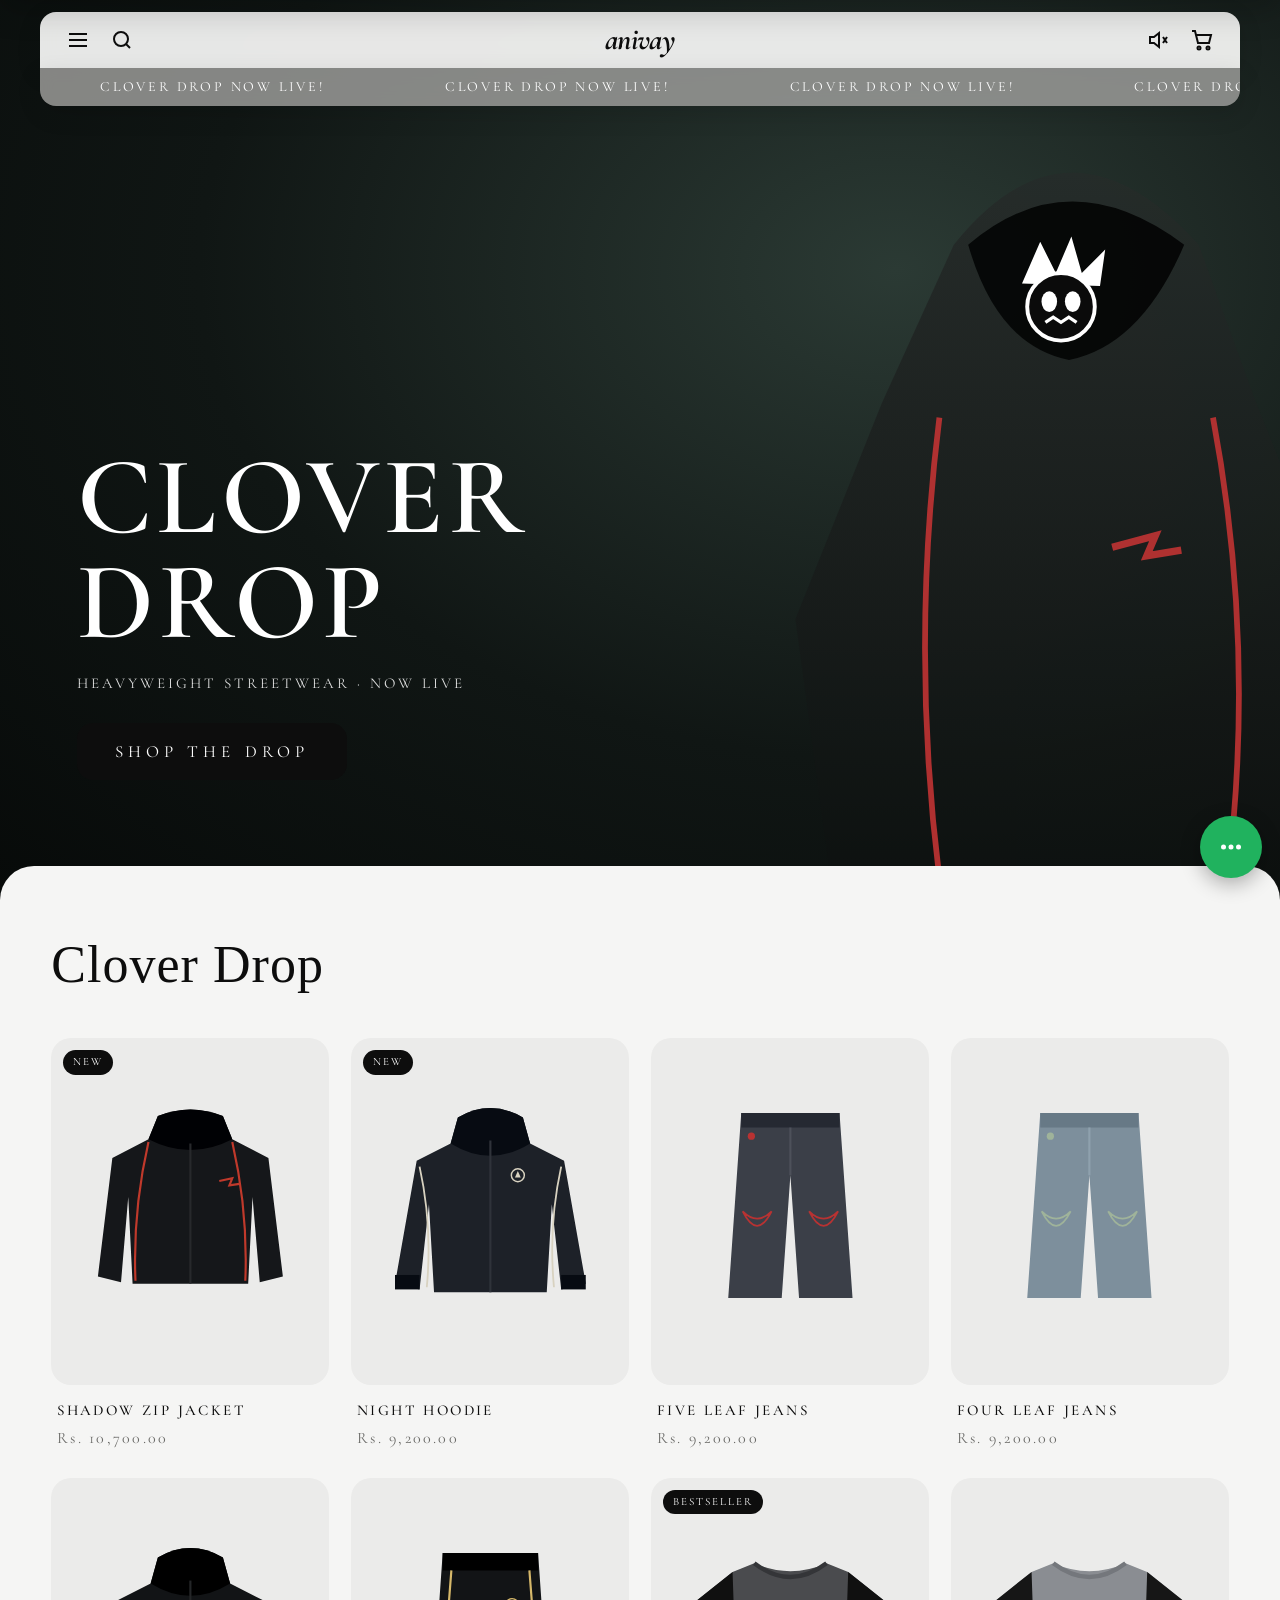
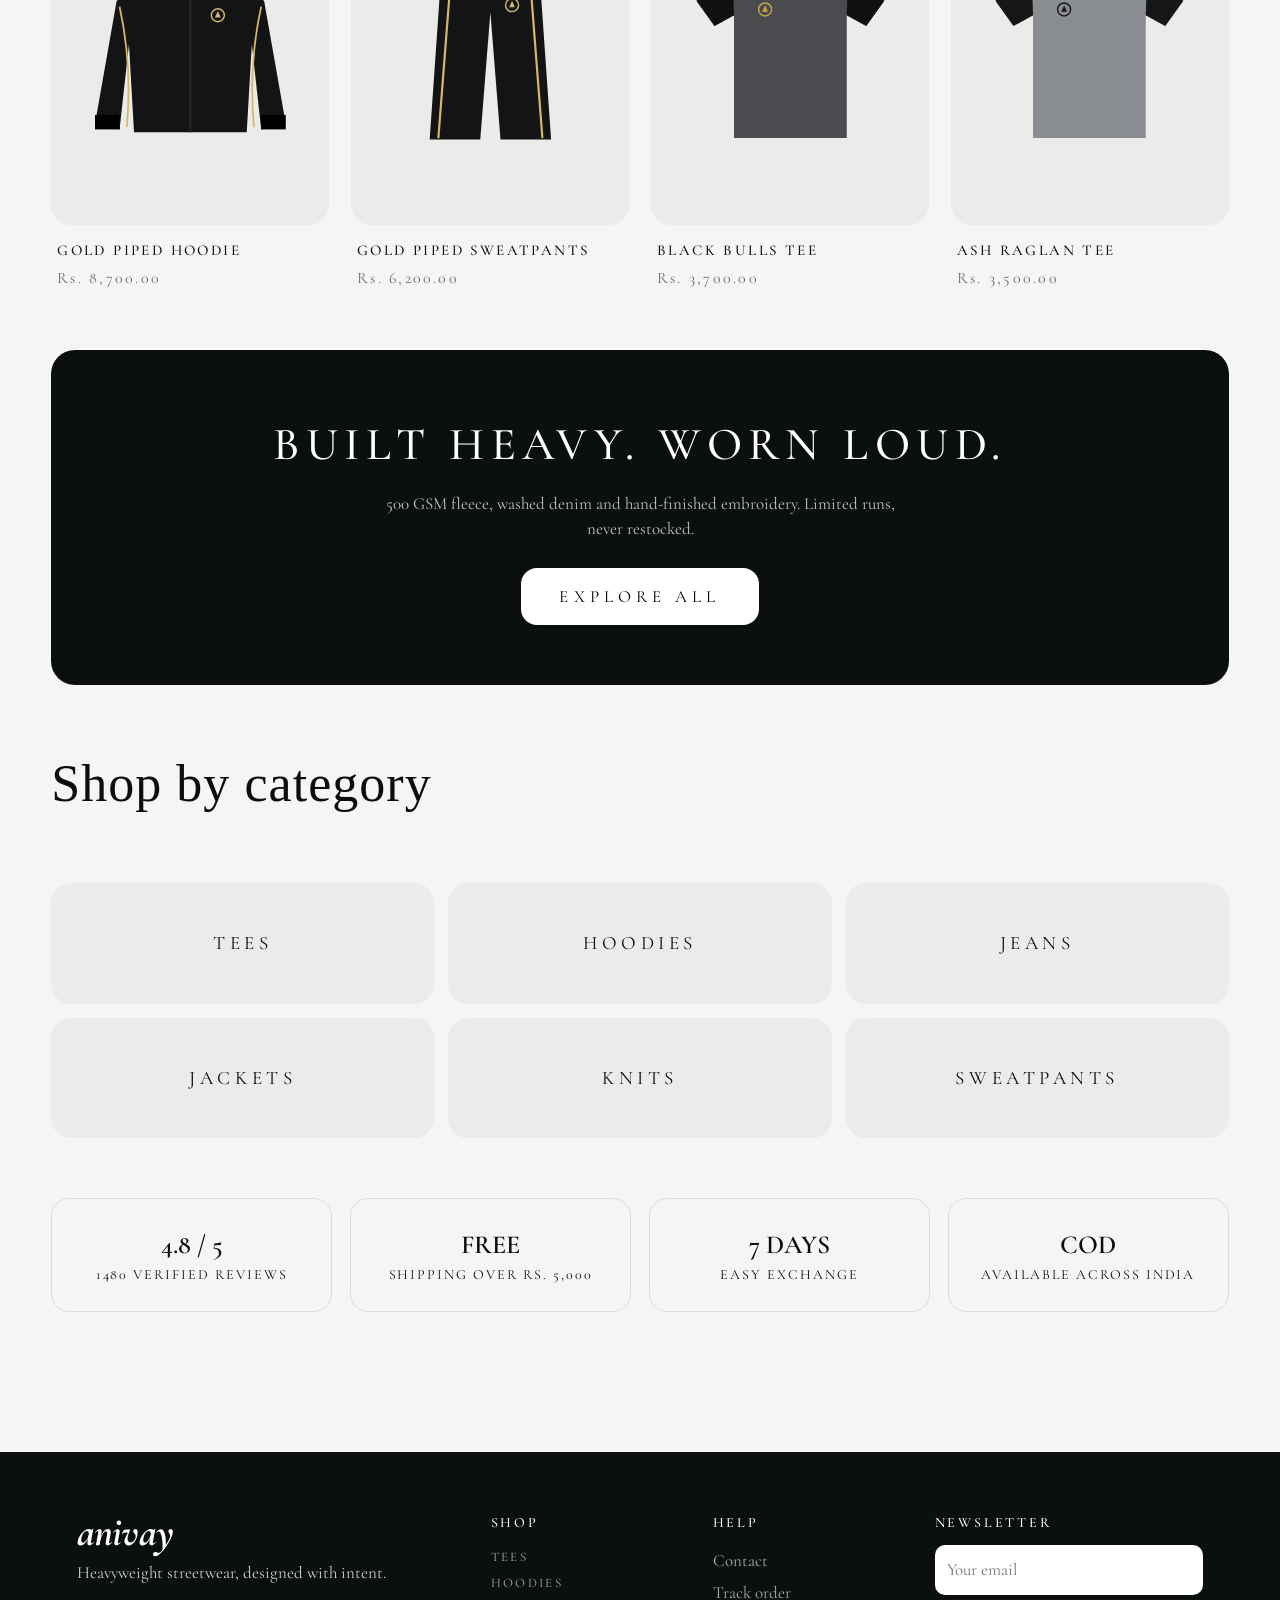
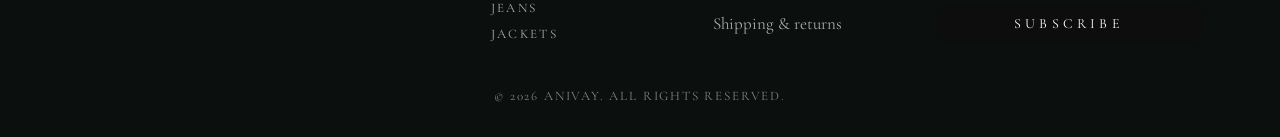
<file: index.html>
<!doctype html>
<html lang="en"><head><meta charset="utf-8"><meta name="viewport" content="width=device-width,initial-scale=1">
<title>ANIVAY – Clover Drop</title><meta name="description" content="ANIVAY – heavyweight streetwear. Tees, hoodies, jeans, jackets, knits and sweatpants.">
<link rel="preconnect" href="https://fonts.googleapis.com"><link rel="preconnect" href="https://fonts.gstatic.com" crossorigin>
<link href="https://fonts.googleapis.com/css2?family=Cormorant+Garamond:wght@400;500;600;700&family=Permanent+Marker&display=swap" rel="stylesheet">
<link rel="stylesheet" href="css/style.css"></head>
<body data-page="home"><div id="hdr"></div>
<section class="hero"><svg class="fig" viewBox="0 0 400 600" aria-hidden="true"><defs><linearGradient id="g" x1="0" y1="0" x2="0" y2="1"><stop offset="0" stop-color="#262c2a"/><stop offset="1" stop-color="#0c0f0e"/></linearGradient></defs><path d="M120 120 Q200 20 290 120 L330 230 L390 380 L340 600 H40 L10 380 L70 230Z" fill="url(#g)"/><path d="M130 120 Q200 60 280 120 Q250 190 200 200 Q150 190 130 120Z" fill="#050606"/><path d="M110 240 Q90 400 110 560 M300 240 Q330 400 310 560" stroke="#b83232" stroke-width="4" fill="none"/><path d="M230 330 l30 -8 l-6 14 l24 -4" stroke="#b83232" stroke-width="5" fill="none"/></svg>
<svg class="mascot" viewBox="0 0 100 100" aria-hidden="true"><path d="M20 38 L34 6 L46 30 L58 2 L66 30 L84 12 L80 40Z" fill="#fff"/><circle cx="50" cy="56" r="26" fill="#0b0b0b" stroke="#fff" stroke-width="3"/><ellipse cx="41" cy="52" rx="6" ry="8" fill="#fff"/><ellipse cx="59" cy="52" rx="6" ry="8" fill="#fff"/><path d="M38 68 L44 64 L50 68 L56 64 L62 68" stroke="#fff" stroke-width="2.5" fill="none"/></svg><div class="txt"><h1>Clover<br>Drop</h1><p>Heavyweight streetwear · Now live</p><a class="btn inline" href="shop.html">Shop the drop</a></div></section>
<main class="sheet"><div class="wrap"><h2 class="h2">Clover Drop</h2><div class="grid" id="drop"></div>
<div class="strip"><h3>Built heavy. Worn loud.</h3><p>500 GSM fleece, washed denim and hand-finished embroidery. Limited runs, never restocked.</p><a class="btn inline" style="background:#fff;color:#000" href="shop.html">Explore all</a></div>
<h2 class="h2">Shop by category</h2><div class="cats" id="cats"></div>
<div class="trust"><div><b>4.8 / 5</b>1480 verified reviews</div><div><b>Free</b>shipping over Rs. 5,000</div><div><b>7 days</b>easy exchange</div><div><b>COD</b>available across India</div></div></div></main><div id="ftr"></div><script src="js/main.js"></script></body></html>
</file>
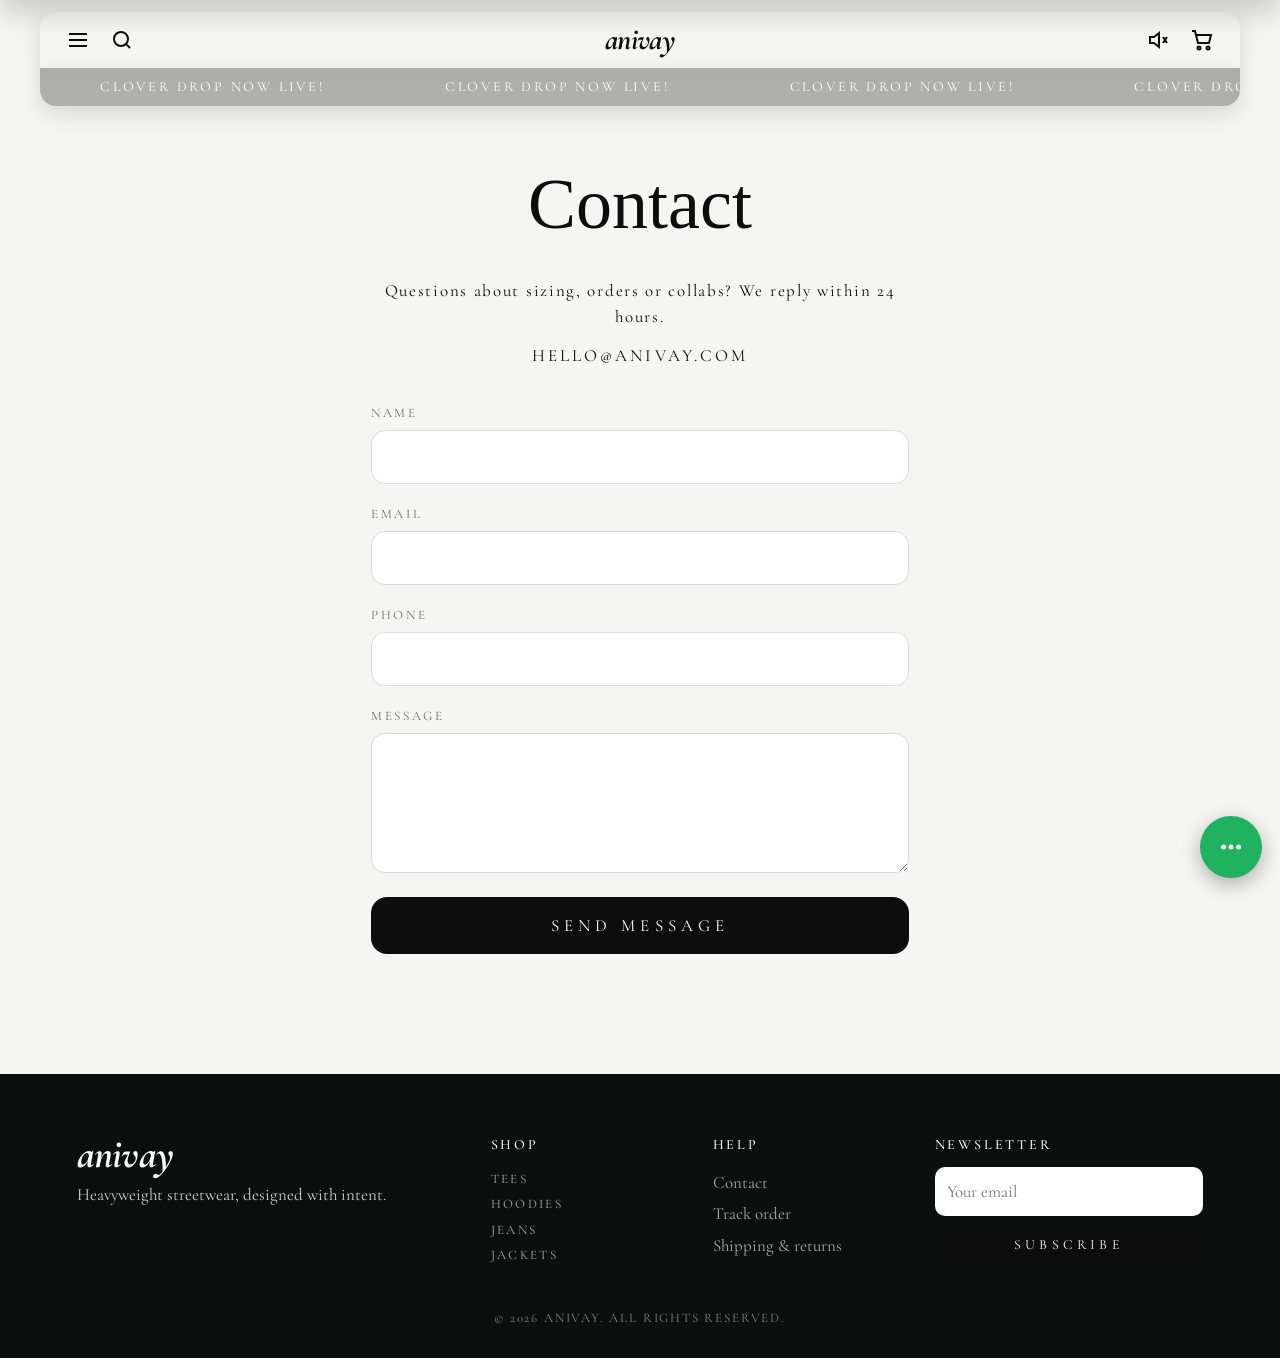
<file: contact.html>
<!doctype html>
<html lang="en"><head><meta charset="utf-8"><meta name="viewport" content="width=device-width,initial-scale=1">
<title>Contact – ANIVAY</title><meta name="description" content="ANIVAY – heavyweight streetwear. Tees, hoodies, jeans, jackets, knits and sweatpants.">
<link rel="preconnect" href="https://fonts.googleapis.com"><link rel="preconnect" href="https://fonts.gstatic.com" crossorigin>
<link href="https://fonts.googleapis.com/css2?family=Cormorant+Garamond:wght@400;500;600;700&family=Permanent+Marker&display=swap" rel="stylesheet">
<link rel="stylesheet" href="css/style.css"></head>
<body data-page="contact"><div id="hdr"></div>
<div class="ph"><h1>Contact</h1></div><div class="cinfo"><p>Questions about sizing, orders or collabs? We reply within 24 hours.</p><p class="caps">hello@anivay.com</p></div>
<form class="form" id="cf"><div><label>Name<input name="name" required></label></div><div><label>Email<input type="email" name="email" required></label></div><div><label>Phone<input name="phone" type="tel"></label></div><div><label>Message<textarea name="message" required></textarea></label></div><input type="text" name="website" tabindex="-1" autocomplete="off" style="position:absolute;left:-9999px" aria-hidden="true"><button class="btn">Send message</button><div class="note" id="cn"></div></form><div id="ftr"></div><script src="js/main.js"></script></body></html>
</file>
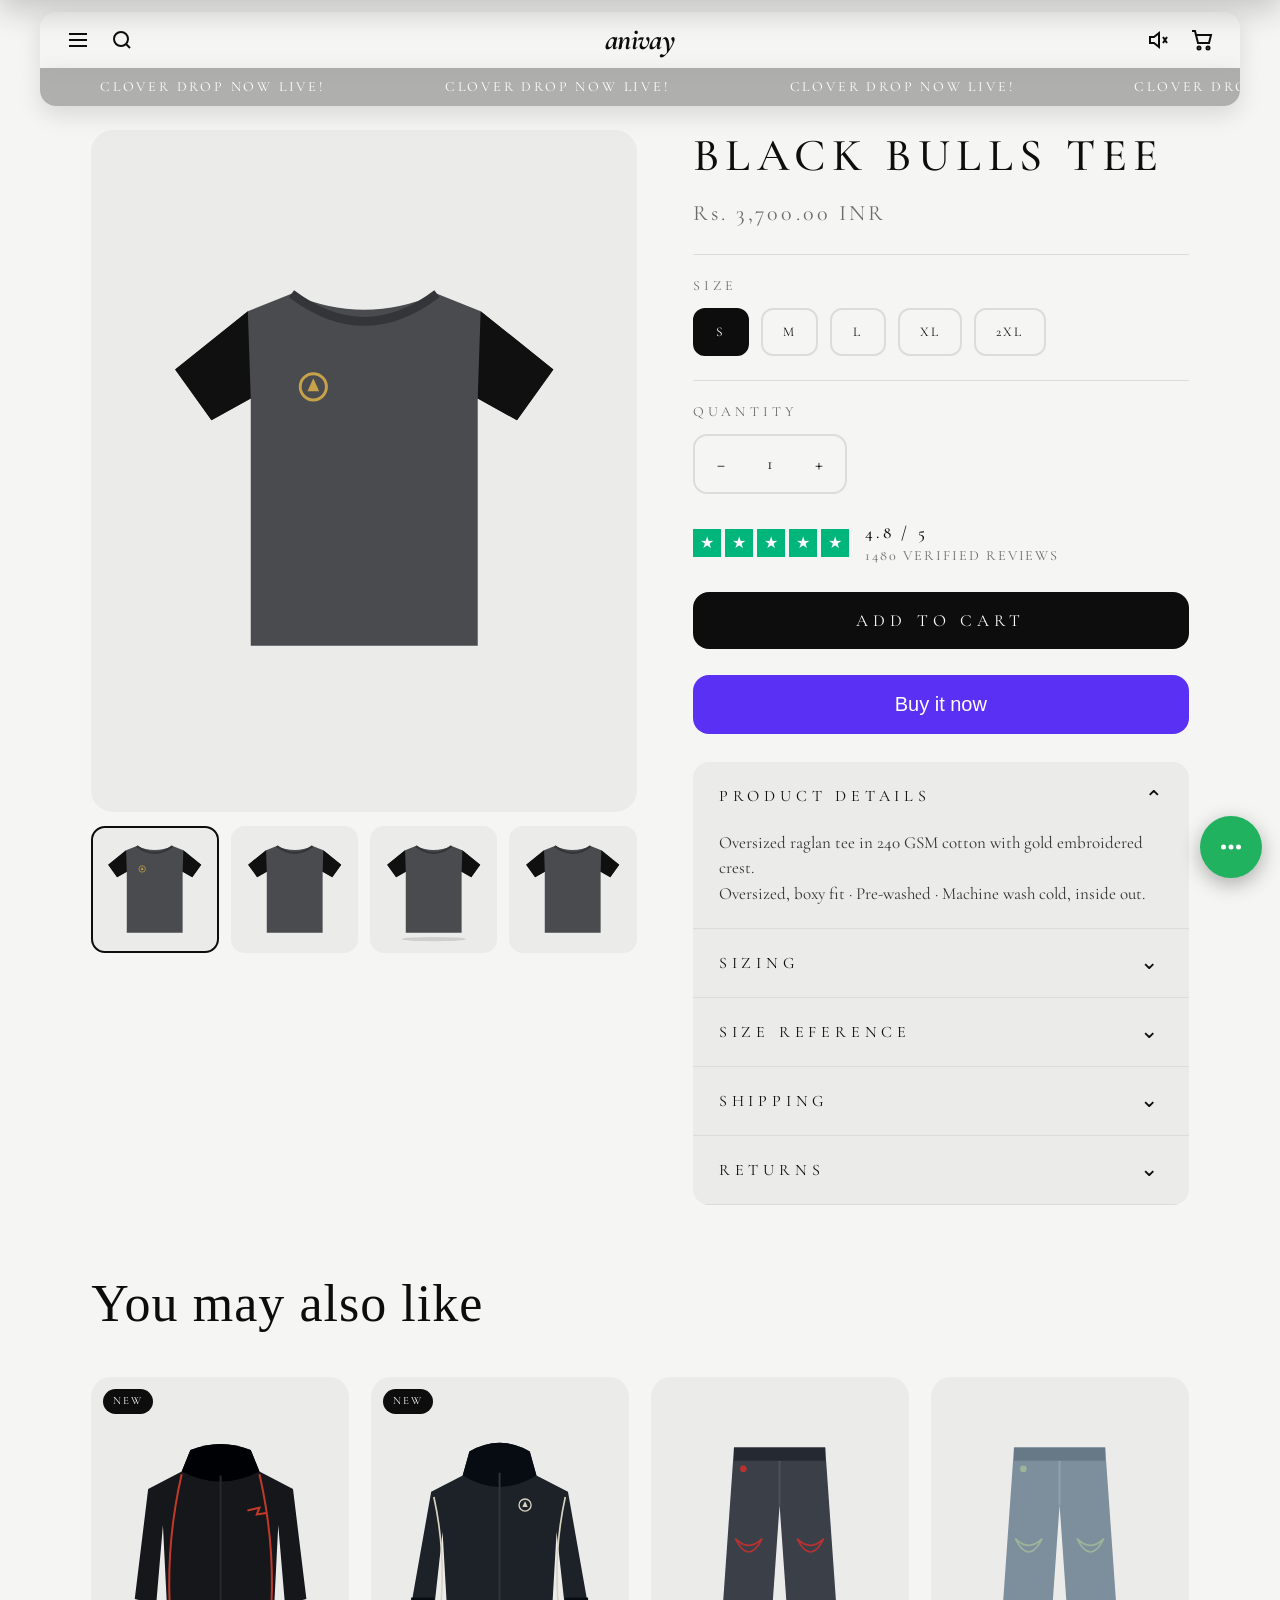
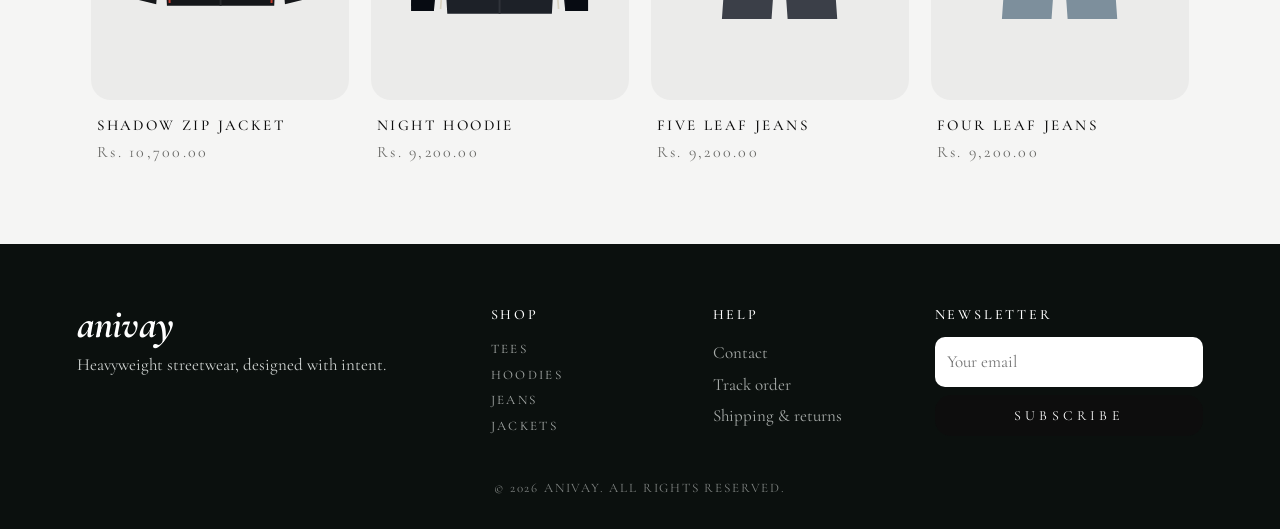
<file: product.html>
<!doctype html>
<html lang="en"><head><meta charset="utf-8"><meta name="viewport" content="width=device-width,initial-scale=1">
<title>Product – ANIVAY</title><meta name="description" content="ANIVAY – heavyweight streetwear. Tees, hoodies, jeans, jackets, knits and sweatpants.">
<link rel="preconnect" href="https://fonts.googleapis.com"><link rel="preconnect" href="https://fonts.gstatic.com" crossorigin>
<link href="https://fonts.googleapis.com/css2?family=Cormorant+Garamond:wght@400;500;600;700&family=Permanent+Marker&display=swap" rel="stylesheet">
<link rel="stylesheet" href="css/style.css"></head>
<body data-page="product"><div id="hdr"></div>
<main class="pd"><div><div class="main" id="main"></div><div class="thumbs" id="thumbs"></div></div>
<div class="info"><h1 id="pname"></h1><div class="price" id="pprice"></div>
<div class="lbl">Size</div><div class="sizes" id="sizes"></div>
<div class="lbl">Quantity</div><div class="qty"><button id="minus" aria-label="Decrease">−</button><span id="q">1</span><button id="plus" aria-label="Increase">+</button></div>
<div class="rate"><div class="stars"><i>★</i><i>★</i><i>★</i><i>★</i><i>★</i></div><div><b style="font-weight:500;letter-spacing:.2em">4.8 / 5</b><small>1480 verified reviews</small></div></div>
<button class="btn" id="add">Add to cart</button><br><button class="btn alt" id="buy">Buy it now</button>
<div class="acc"><details open><summary>Product details</summary><div class="b"><p id="pdesc"></p><p>Oversized, boxy fit · Pre-washed · Machine wash cold, inside out.</p></div></details>
<details><summary>Sizing</summary><div class="b">Oversized fit. Take your usual size for a relaxed look, or size down one for a regular fit.</div></details>
<details><summary>Size reference</summary><div class="b"><table><tr><th>Size</th><th>Chest (in)</th><th>Length (in)</th></tr><tr><td>S</td><td>44</td><td>27</td></tr><tr><td>M</td><td>46</td><td>28</td></tr><tr><td>L</td><td>48</td><td>29</td></tr><tr><td>XL</td><td>50</td><td>30</td></tr><tr><td>2XL</td><td>52</td><td>31</td></tr></table></div></details>
<details><summary>Shipping</summary><div class="b">Dispatched in 2–3 working days. Delivery in 4–7 days across India. Free shipping on orders above Rs. 5,000.</div></details>
<details><summary>Returns</summary><div class="b">Exchanges accepted within 7 days of delivery for unworn items with tags.</div></details></div></div></main>
<div class="wrap" style="padding:20px 4vw"><h2 class="h2">You may also like</h2><div class="grid" id="more"></div></div><div id="ftr"></div><script src="js/main.js"></script></body></html>
</file>
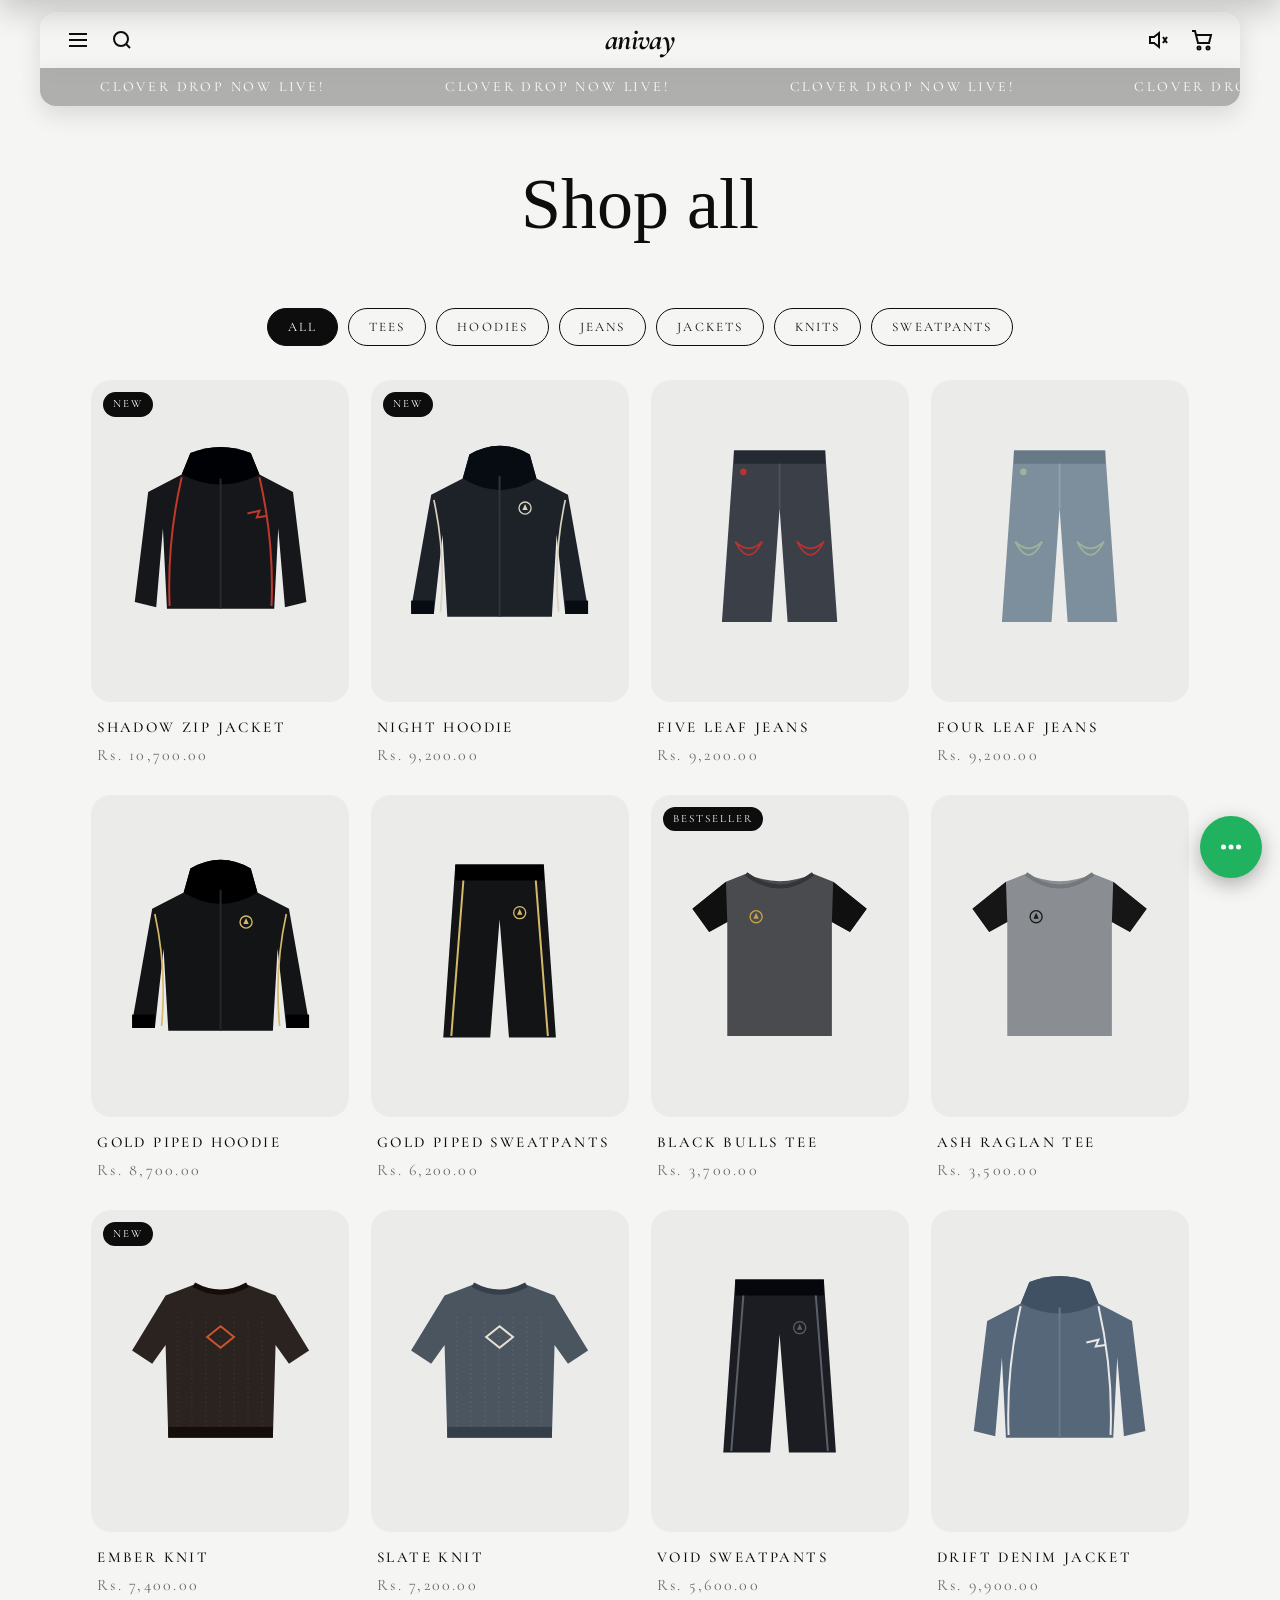
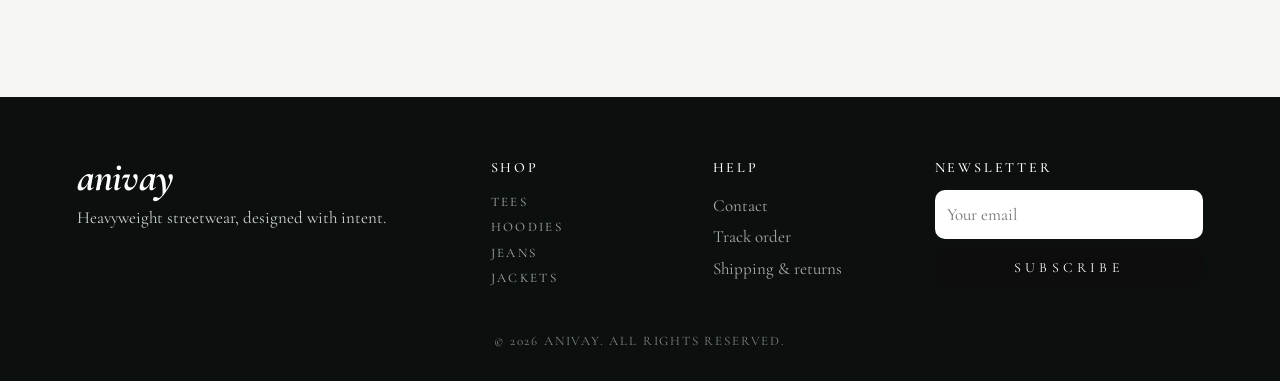
<file: shop.html>
<!doctype html>
<html lang="en"><head><meta charset="utf-8"><meta name="viewport" content="width=device-width,initial-scale=1">
<title>Shop – ANIVAY</title><meta name="description" content="ANIVAY – heavyweight streetwear. Tees, hoodies, jeans, jackets, knits and sweatpants.">
<link rel="preconnect" href="https://fonts.googleapis.com"><link rel="preconnect" href="https://fonts.gstatic.com" crossorigin>
<link href="https://fonts.googleapis.com/css2?family=Cormorant+Garamond:wght@400;500;600;700&family=Permanent+Marker&display=swap" rel="stylesheet">
<link rel="stylesheet" href="css/style.css"></head>
<body data-page="shop"><div id="hdr"></div>
<div class="ph"><h1 id="ttl">Shop</h1></div><div class="wrap sheet" style="margin-top:0;border-radius:0;padding-top:10px"><div class="filters" id="filters"></div><div class="grid" id="list"></div></div><div id="ftr"></div><script src="js/main.js"></script></body></html>
</file>
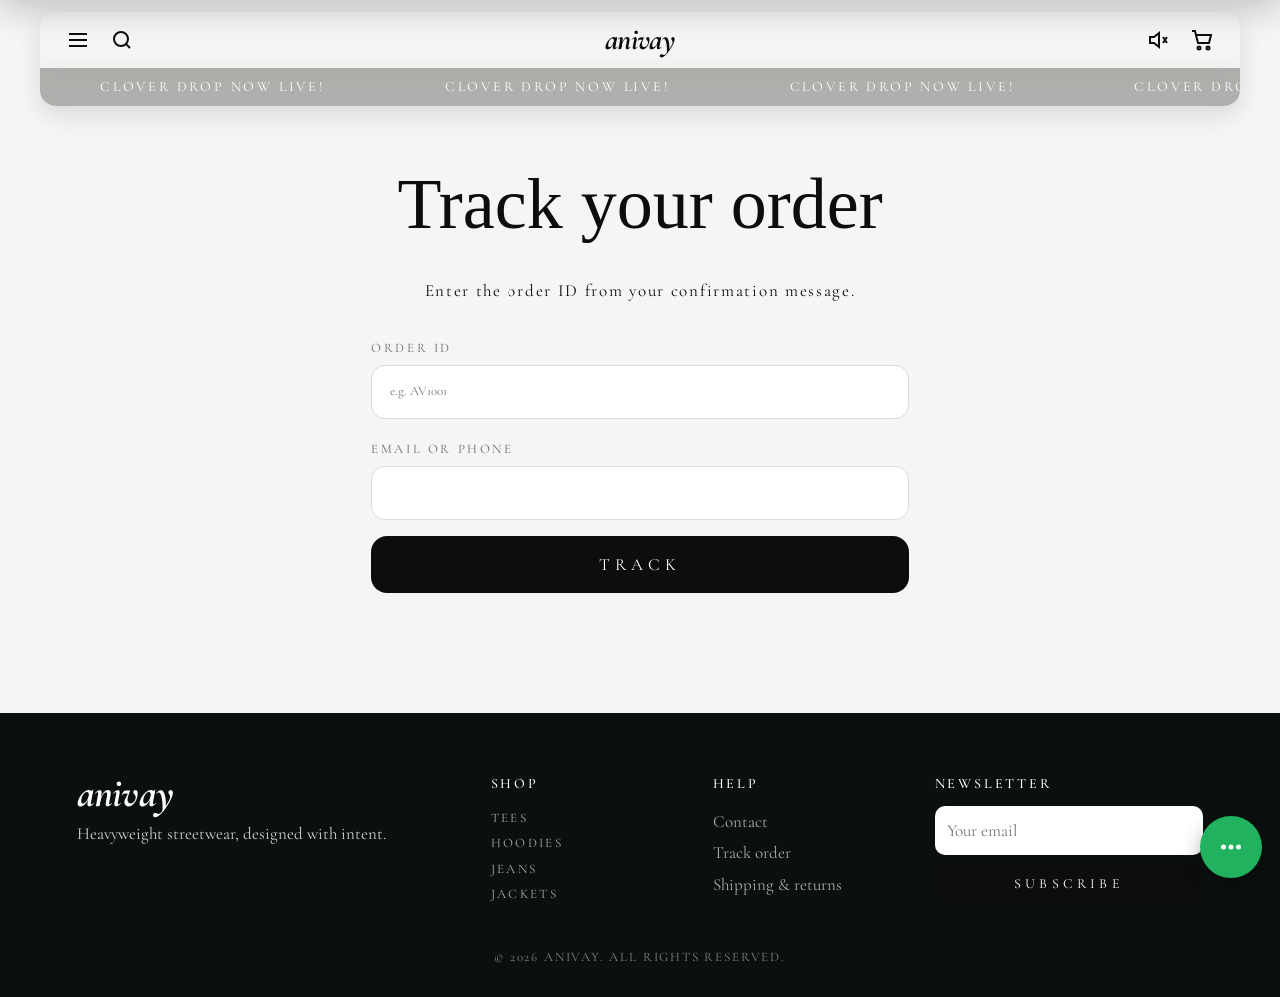
<file: track-order.html>
<!doctype html>
<html lang="en"><head><meta charset="utf-8"><meta name="viewport" content="width=device-width,initial-scale=1">
<title>Track your order – ANIVAY</title><meta name="description" content="ANIVAY – heavyweight streetwear. Tees, hoodies, jeans, jackets, knits and sweatpants.">
<link rel="preconnect" href="https://fonts.googleapis.com"><link rel="preconnect" href="https://fonts.gstatic.com" crossorigin>
<link href="https://fonts.googleapis.com/css2?family=Cormorant+Garamond:wght@400;500;600;700&family=Permanent+Marker&display=swap" rel="stylesheet">
<link rel="stylesheet" href="css/style.css"></head>
<body data-page="track"><div id="hdr"></div>
<div class="ph"><h1>Track your order</h1></div><div class="cinfo"><p>Enter the order ID from your confirmation message.</p></div>
<form class="form" id="tf"><div><label>Order ID<input name="order" placeholder="e.g. AV1001" required></label></div><div><label>Email or phone<input name="contact" required></label></div><button class="btn">Track</button><div class="note" id="tn"></div></form><ul class="steps" id="steps"></ul><div id="ftr"></div><script src="js/main.js"></script></body></html>
</file>
<file: css/style.css>
:root{--bg:#f5f5f4;--ink:#0d0d0d;--mute:#6b6b68;--card:#ebebea;--line:#dcdcda;--accent:#b8923a;--dark:#0b100e;--serif:'Cormorant Garamond','EB Garamond',Georgia,serif;--hand:'Permanent Marker',cursive}
*{box-sizing:border-box;margin:0;padding:0}
html{scroll-behavior:smooth}
body{font-family:var(--serif);background:var(--bg);color:var(--ink);font-size:17px;line-height:1.5;-webkit-font-smoothing:antialiased;overflow-x:hidden}
a{color:inherit;text-decoration:none}
button{font-family:inherit;cursor:pointer;border:0;background:none;color:inherit}
img,svg{display:block;max-width:100%}
.caps{text-transform:uppercase;letter-spacing:.18em}

/* header */
.hdr{position:fixed;top:12px;left:12px;right:12px;z-index:50;max-width:1200px;margin:0 auto}
.bar{background:rgba(245,245,244,.94);backdrop-filter:blur(10px);border-radius:16px 16px 0 0;display:flex;align-items:center;justify-content:space-between;padding:0 26px;height:56px;box-shadow:0 6px 24px rgba(0,0,0,.12)}
.bar .l,.bar .r{display:flex;gap:20px;align-items:center;flex:1}
.bar .r{justify-content:flex-end}
.bar svg{width:24px;height:24px;stroke:var(--ink);fill:none;stroke-width:2}
.logo{font-size:30px;font-weight:700;font-style:italic;letter-spacing:-.02em;line-height:1}
.cartbtn{position:relative}
.cartbtn b{position:absolute;top:-8px;right:-10px;background:var(--ink);color:#fff;font-size:11px;min-width:17px;height:17px;border-radius:9px;display:grid;place-items:center;font-family:sans-serif}
.marq{background:rgba(160,160,158,.82);backdrop-filter:blur(8px);border-radius:0 0 16px 16px;overflow:hidden;height:38px;color:#fff;box-shadow:0 8px 24px rgba(0,0,0,.12)}
.marq div{display:inline-flex;white-space:nowrap;animation:mq 22s linear infinite;line-height:38px}
.marq span{padding:0 60px;font-size:14px;text-transform:uppercase;letter-spacing:.2em}
@keyframes mq{to{transform:translateX(-50%)}}

/* drawer */
.scrim{position:fixed;inset:0;background:rgba(0,0,0,.45);opacity:0;pointer-events:none;transition:.3s;z-index:60}
.scrim.on{opacity:1;pointer-events:auto}
.menu{position:absolute;top:calc(100% + 10px);left:0;width:min(300px,86vw);background:var(--bg);border-radius:14px;box-shadow:0 12px 40px rgba(0,0,0,.25);transform:translateY(-8px);opacity:0;pointer-events:none;transition:.25s;overflow:hidden}
.menu.on{transform:none;opacity:1;pointer-events:auto}
.menu a,.menu .sh{display:block;padding:20px 24px;text-transform:uppercase;letter-spacing:.18em;font-size:16px;border-bottom:1px solid var(--line);width:100%;text-align:left}
.menu .sh{display:flex;justify-content:space-between}
.menu .sh.open{background:#e4eef2}
.sub{display:none}.sub.on{display:block}
.sub a{padding:15px 24px 15px 42px;font-size:15px;border-bottom:0}
.cart{position:fixed;top:0;right:0;bottom:0;width:min(420px,100vw);background:var(--bg);z-index:70;transform:translateX(100%);transition:.3s;display:flex;flex-direction:column}
.cart.on{transform:none}
.cart h3{padding:22px 24px;font-size:20px;text-transform:uppercase;letter-spacing:.18em;border-bottom:1px solid var(--line);display:flex;justify-content:space-between}
.items{flex:1;overflow:auto;padding:12px 24px}
.item{display:grid;grid-template-columns:76px 1fr auto;gap:14px;padding:14px 0;border-bottom:1px solid var(--line);align-items:center}
.item .th{background:var(--card);border-radius:10px;padding:6px}
.item small{color:var(--mute);display:block}
.item .rm{font-size:13px;text-decoration:underline;color:var(--mute)}
.cfoot{padding:20px 24px;border-top:1px solid var(--line)}
.cfoot .tot{display:flex;justify-content:space-between;font-size:20px;margin-bottom:14px}

/* buttons */
.btn{display:block;width:100%;text-align:center;padding:18px;border-radius:16px;background:var(--ink);color:#fff;text-transform:uppercase;letter-spacing:.3em;font-size:17px;transition:.2s}
.btn:hover{background:#222;transform:translateY(-1px)}
.btn.alt{background:#5a31f4;letter-spacing:0;text-transform:none;font-family:sans-serif;font-size:20px}
.btn.ghost{background:transparent;color:var(--ink);border:1px solid var(--ink)}
.btn.inline{display:inline-block;width:auto;padding:16px 38px}

/* hero */
.hero{position:relative;min-height:100svh;display:flex;align-items:flex-end;color:#fff;background:radial-gradient(ellipse at 70% 30%,#2b3a34 0,#101614 55%,#070a09 100%);overflow:hidden}
.hero svg.fig{position:absolute;right:-6%;bottom:-4%;height:96%;width:auto;opacity:.95}
.hero .mascot{position:absolute;top:26%;right:12%;width:130px;animation:fl 4s ease-in-out infinite}
@keyframes fl{50%{transform:translateY(-12px) rotate(4deg)}}
.hero .txt{position:relative;padding:0 6vw 120px;max-width:720px}
.hero h1{font-size:clamp(46px,9vw,110px);line-height:.95;font-weight:600;text-transform:uppercase;letter-spacing:.04em}
.hero p{margin:18px 0 28px;letter-spacing:.2em;text-transform:uppercase;font-size:15px;opacity:.85}

/* sections */
.sheet{background:var(--bg);border-radius:34px 34px 0 0;margin-top:-34px;position:relative;padding:60px 4vw 40px}
.wrap{max-width:1200px;margin:0 auto}
.h2{font-family:var(--hand);font-size:clamp(34px,6vw,52px);font-weight:400;margin-bottom:34px;letter-spacing:.02em}
.grid{display:grid;grid-template-columns:repeat(2,1fr);gap:16px 14px}
@media(min-width:800px){.grid{grid-template-columns:repeat(4,1fr);gap:28px 22px}}
.pc{display:block}
.pc .im{background:var(--card);border-radius:20px;aspect-ratio:4/5;display:grid;place-items:center;overflow:hidden;transition:.3s}
.pc:hover .im{transform:translateY(-4px)}
.pc .im svg{width:78%}
.pc h4{font-weight:500;text-transform:uppercase;letter-spacing:.16em;font-size:15px;margin:14px 6px 4px}
.pc p{color:var(--mute);letter-spacing:.14em;margin:0 6px;font-size:16px}
.tag{position:absolute;top:12px;left:12px;background:var(--ink);color:#fff;font-size:11px;letter-spacing:.18em;padding:4px 10px;border-radius:20px;text-transform:uppercase}
.pc .im{position:relative}
.cats{display:grid;grid-template-columns:repeat(2,1fr);gap:14px;margin:60px 0}
@media(min-width:800px){.cats{grid-template-columns:repeat(3,1fr)}}
.cat{background:var(--card);border-radius:20px;padding:46px 20px;text-align:center;text-transform:uppercase;letter-spacing:.24em;font-size:19px;transition:.25s}
.cat:hover{background:var(--ink);color:#fff}
.strip{background:var(--dark);color:#fff;border-radius:24px;padding:60px 6vw;text-align:center;margin:60px 0}
.strip h3{font-size:clamp(28px,5vw,46px);font-weight:500;text-transform:uppercase;letter-spacing:.14em;margin-bottom:12px}
.strip p{opacity:.75;max-width:520px;margin:0 auto 26px}
.trust{display:grid;gap:18px;grid-template-columns:repeat(2,1fr);text-align:center;margin:40px 0}
@media(min-width:800px){.trust{grid-template-columns:repeat(4,1fr)}}
.trust div{padding:26px 10px;border:1px solid var(--line);border-radius:18px;text-transform:uppercase;letter-spacing:.14em;font-size:14px}
.trust b{display:block;font-size:26px;letter-spacing:0;font-weight:600}

/* page head */
.ph{padding:150px 4vw 20px;text-align:center}
.ph h1{font-family:var(--hand);font-size:clamp(40px,8vw,72px);font-weight:400}
.filters{display:flex;gap:10px;flex-wrap:wrap;justify-content:center;margin:20px 0 34px}
.filters button{padding:10px 20px;border:1px solid var(--ink);border-radius:30px;text-transform:uppercase;letter-spacing:.16em;font-size:13px}
.filters button.on{background:var(--ink);color:#fff}

/* product */
.pd{display:grid;gap:30px;padding:130px 4vw 40px;max-width:1200px;margin:0 auto}
@media(min-width:850px){.pd{grid-template-columns:1.1fr 1fr;gap:56px;align-items:start}.pd .info{position:sticky;top:120px}}
.main{background:var(--card);border-radius:22px;aspect-ratio:4/5;display:grid;place-items:center;overflow:hidden}
.main svg{width:80%}
.thumbs{display:flex;gap:12px;margin-top:14px}
.thumbs button{flex:1;background:var(--card);border-radius:14px;padding:8px;border:2px solid transparent;aspect-ratio:1}
.thumbs button.on{border-color:var(--ink)}
.info h1{font-size:clamp(30px,5vw,46px);font-weight:500;text-transform:uppercase;letter-spacing:.14em;line-height:1.1}
.price{color:var(--mute);letter-spacing:.14em;font-size:22px;margin:16px 0}
.lbl{color:var(--mute);text-transform:uppercase;letter-spacing:.3em;font-size:14px;margin:24px 0 12px;padding-top:20px;border-top:1px solid var(--line)}
.sizes{display:flex;gap:12px;flex-wrap:wrap}
.sizes button{min-width:56px;padding:14px 20px;border:2px solid var(--line);border-radius:12px;letter-spacing:.16em;text-transform:uppercase}
.sizes button.on{background:var(--ink);color:#fff;border-color:var(--ink)}
.qty{display:inline-flex;align-items:center;border:2px solid var(--line);border-radius:14px}
.qty button{padding:16px 22px;font-size:20px}
.qty span{min-width:46px;text-align:center}
.rate{display:flex;gap:16px;align-items:center;margin:26px 0}
.stars{display:flex;gap:4px}.stars i{width:28px;height:28px;background:#00b67a;color:#fff;display:grid;place-items:center;font-style:normal;font-size:16px}
.rate small{letter-spacing:.14em;text-transform:uppercase;color:var(--mute);display:block}
.acc{margin-top:28px;background:var(--card);border-radius:16px;overflow:hidden}
.acc details{border-bottom:1px solid var(--line)}
.acc summary{list-style:none;padding:22px 26px;text-transform:uppercase;letter-spacing:.3em;font-size:16px;display:flex;justify-content:space-between;cursor:pointer}
.acc summary::after{content:'⌄';font-size:22px;line-height:1}
.acc details[open] summary::after{transform:rotate(180deg)}
.acc .b{padding:0 26px 22px;color:#333}
.acc table{width:100%;border-collapse:collapse;font-size:15px}
.acc td,.acc th{padding:8px 4px;border-bottom:1px solid var(--line);text-align:left}

/* forms */
.form{max-width:640px;margin:0 auto;padding:0 4vw 60px;display:grid;gap:16px}
.form label{text-transform:uppercase;letter-spacing:.2em;font-size:13px;color:var(--mute)}
.form input,.form textarea{width:100%;padding:16px 18px;border-radius:14px;border:1px solid var(--line);background:#fff;font:inherit;margin-top:6px}
.form textarea{min-height:140px;resize:vertical}
.note{padding:16px;border-radius:12px;background:#e7f3ec;display:none}
.note.err{background:#f9e5e5}
.note.on{display:block}
.steps{max-width:640px;margin:20px auto 0;padding:0 4vw;display:none}
.steps.on{display:block}
.steps li{list-style:none;padding:16px 0 16px 46px;position:relative;border-left:2px solid var(--line);margin-left:14px;text-transform:uppercase;letter-spacing:.14em;font-size:14px;color:var(--mute)}
.steps li::before{content:'';position:absolute;left:-9px;top:20px;width:16px;height:16px;border-radius:50%;background:var(--line)}
.steps li.done{color:var(--ink)}.steps li.done::before{background:#00b67a}
.cinfo{display:grid;gap:14px;max-width:640px;margin:0 auto 30px;padding:0 4vw;text-align:center;letter-spacing:.1em}

/* footer */
.ft{background:var(--dark);color:#cfd3d1;padding:60px 6vw 30px;margin-top:60px}
.ft .cols{max-width:1200px;margin:0 auto;display:grid;gap:30px;grid-template-columns:repeat(2,1fr)}
@media(min-width:800px){.ft .cols{grid-template-columns:2fr 1fr 1fr 1.4fr}}
.ft h5{color:#fff;text-transform:uppercase;letter-spacing:.2em;margin-bottom:12px;font-weight:500}
.ft a{display:block;padding:3px 0;opacity:.8}.ft a:hover{opacity:1}
.ft .logo{color:#fff;font-size:40px;margin-bottom:8px}
.ft input{padding:12px;border-radius:10px;border:0;width:100%;margin-bottom:8px;font:inherit}
.ft .copy{text-align:center;margin-top:40px;font-size:13px;opacity:.6;letter-spacing:.14em}
.chat{position:fixed;right:18px;bottom:22px;width:62px;height:62px;border-radius:50%;background:#20b25e;display:grid;place-items:center;box-shadow:0 6px 20px rgba(0,0,0,.3);z-index:40;color:#fff}
.chat svg{width:30px;height:30px;fill:#fff}
.toast{position:fixed;left:50%;bottom:100px;transform:translate(-50%,20px);background:var(--ink);color:#fff;padding:12px 24px;border-radius:30px;opacity:0;transition:.3s;z-index:90;letter-spacing:.1em;pointer-events:none}
.toast.on{opacity:1;transform:translate(-50%,0)}
.srch{position:fixed;inset:0 0 auto 0;background:var(--bg);z-index:80;padding:26px 6vw;transform:translateY(-100%);transition:.3s;box-shadow:0 10px 30px rgba(0,0,0,.2)}
.srch.on{transform:none}
.srch input{width:100%;font:inherit;font-size:24px;padding:12px 0;border:0;border-bottom:2px solid var(--ink);background:none;outline:0}
.srch .res{display:grid;gap:4px;margin-top:12px;max-height:50vh;overflow:auto}
.srch .res a{padding:10px 0;border-bottom:1px solid var(--line);display:flex;justify-content:space-between;text-transform:uppercase;letter-spacing:.12em}
</file>
